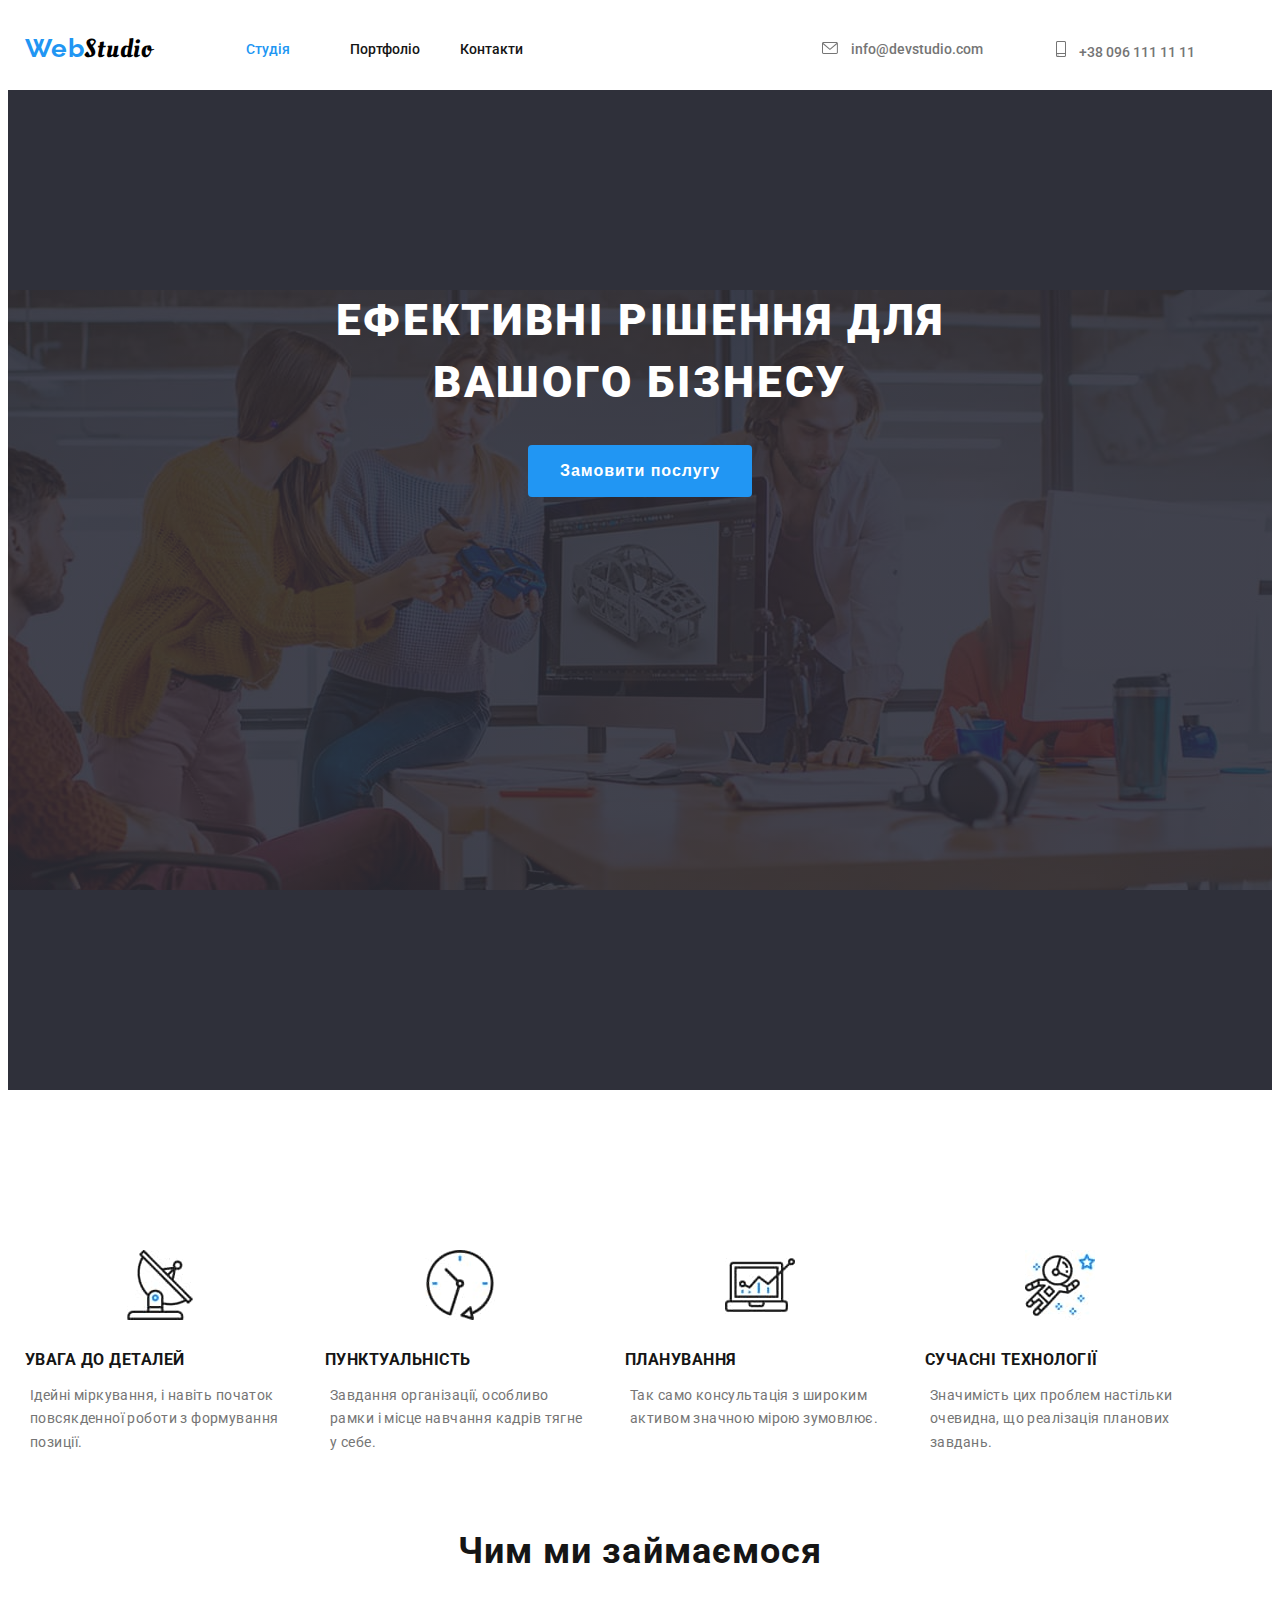
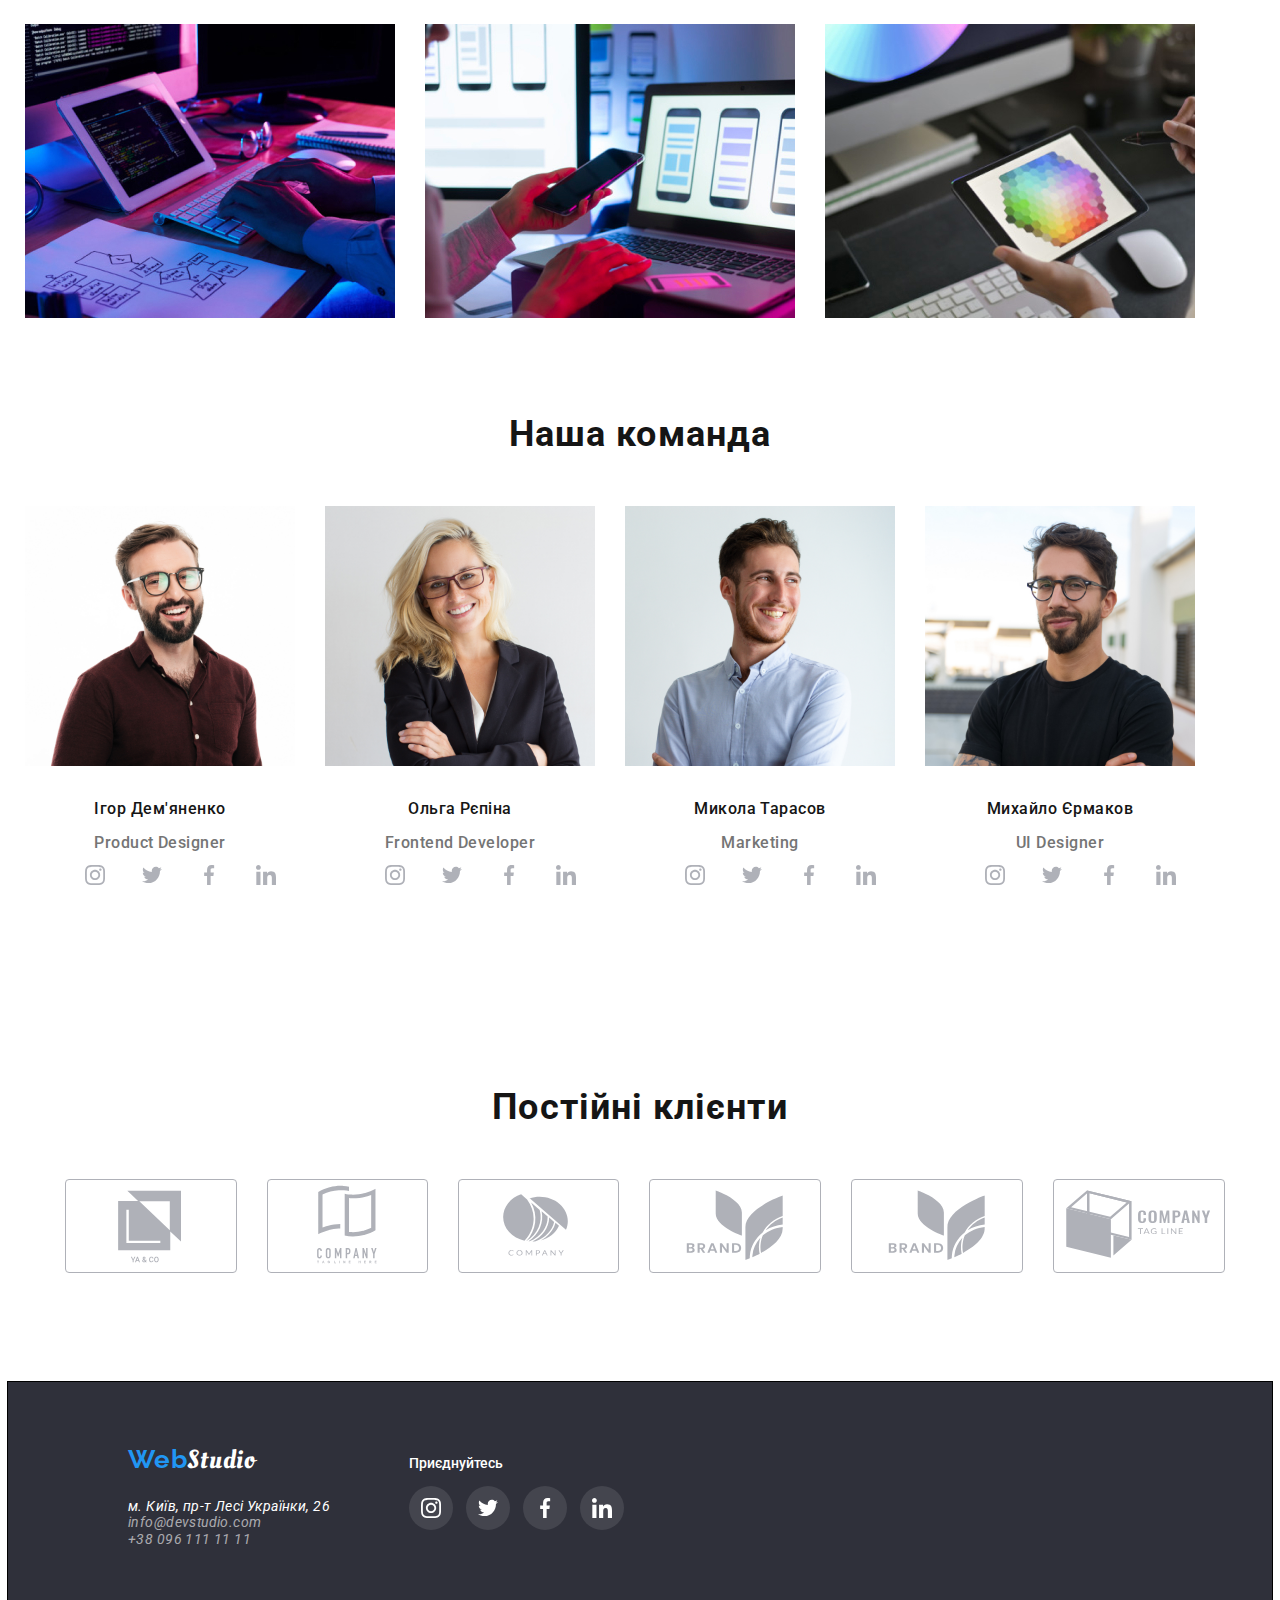
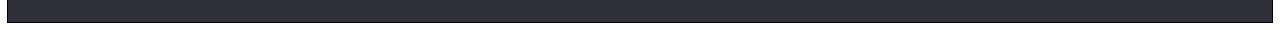
<file: index.html>
<!DOCTYPE html>
<html lang="en">
<head>
    <meta charset="UTF-8">
    <meta name="viewport" content="width=device-width, initial-scale=1.0">
    <title>WebStudio</title>
    <link rel="stylesheet" href="./css/styles.css">
</head>
<body class="page">
    <link rel="preconnect" href="https://fonts.googleapis.com">
<link rel="preconnect" href="https://fonts.gstatic.com" crossorigin>
<link rel="stylesheet" href="https://cdnjs.cloudflare.com/ajax/libs/modern-normalize/2.0.0/modern-normalize.min.css" integrity="sha512-4xo8blKMVCiXpTaLzQSLSw3KFOVPWhm/TRtuPVc4WG6kUgjH6J03IBuG7JZPkcWMxJ5huwaBpOpnwYElP/m6wg==" crossorigin="anonymous" referrerpolicy="no-referrer">
<link href="https://fonts.googleapis.com/css2?family=Oleo+Script&family=Raleway:ital,wght@1,700&family=Roboto:wght@400;500;700;900&display=swap" rel="stylesheet">     

        <header class="conteiner ">
        <div class="header-conteiner">
            <nav class="nav"> 
                <a href="./"><span class="logo-first">Web</span><span class="logo-second">Studio</span></a>
                <ul class="link-nav">
                
                    <li><a href="" class="link curent">Студія</a></li>
                    <li><a href="./portfolio.html" class="link-portfolio ">Портфоліо</a></li>
                    <li><a href="" class="link-contact">Контакти</a></li>
                    
                </ul>
    
            </nav>
               <ul class="contact-link">
    <li class="link">
        <a href="https://www.twitch.tv/"  >
            <svg class="link-svg" width="16px" height="12px">
                <use href="./images/symbol-defs.svg#icon-envelope"></use>
            </svg>
        </a>
        <a href="mailto:info@devstudio.com" class="link">info@devstudio.com</a>
    </li>
    <li class="link">
        <a href="" class="link-hei">
            <svg class="link-svg" width="10px" height="16px">
                <use href="./images/symbol-defs.svg#icon-smartphone"></use>
            </svg>
        </a>
        <a href="tel:+380961111111" class="link">+38 096 111 11 11</a>
    </li>
</ul>      
        </div>
    
    </header>
    <main>
        <!-- <div class="overlay"> -->
    <section class="hero">
        <div class="overlay">
       <h1 class="title-hero">Ефективні рішення для <br>
            вашого бізнесу</h1>
            <button class="button-hero">Замовити послугу</button>
            </div>
        


    </section>
    <section class="section ">
        <h2 class="inviz">особливості</h2>
    <ul class="fueture">
        <li class="item icon-group">
            <h3 class="subtitle">УВАГА ДО ДЕТАЛЕЙ</h3>
            <p class="information">Ідейні міркування, і навіть початок повсякденної роботи з формування позиції.</p></li>
        <li class="item icon-clock">
            <h3 class="subtitle">ПУНКТУАЛЬНІСТЬ</h3>
            <p class="information">Завдання організації, особливо рамки і місце навчання кадрів тягне у себе.</p>
        </li>
        <li class="item icon-diagram">
            <h3 class="subtitle">ПЛАНУВАННЯ</h3>
            <p class="information">Так само консультація з широким активом значною мірою зумовлює.</p>
        </li>
        <li class="item icon-cos">
            <h3 class="subtitle">СУЧАСНІ ТЕХНОЛОГІЇ</h3>
            <p class="information">Значимість цих проблем настільки очевидна, що реалізація планових завдань.</p>
        </li>
    </ul>

    </section>
    <section class="section">
        <h2 class="title">Чим ми займаємося</h2>
        <div class="work-foto">
            <img class="foto"    src="./images/box01.jpg" alt="Десктопні додатки" width="370" height="294">
            <img class="foto"   src="./images/box2.jpg" alt="Мобільні додатки" width="370" height="294">
            <img class="foto"  src="./images/box3.jpg" alt="Дизайнерські рішення" width="370" height="294">
        </div>
    </section>
    <section class="section conteiner">
        
        <h2 class="title">Наша команда</h2>
        <ul class="team">
                <li class="personal"><img src="./images/img1.jpg" alt="Ігор Дем'яненко" width="270" height="260">
                <h4 class="name">Ігор Дем'яненко</h4>
                <p class="specialty">Product Designer</p> 
                <ul>
                    <li class="team-link"> <a href="https://www.twitch.tv/inkmate0" style="height: 20px">
                <svg class="team-svg"  width="20px" height="20px" >
                    
                <use href="./images/symbol-defs.svg#icon-instagram"></use>
                </svg></a>
            </li>
        
            <!-- </a> -->
            <li class="team-link"> <a href="./index.html" style="height: 20px">
                <svg class="team-svg"  width="20px" height="20px">   
                <use href="./images/symbol-defs.svg#icon-twitter"></use>
                </svg></a>
            </li>
                <li class="team-link"> <a href="./index.html" style="height: 20px">
                <svg class="team-svg"  width="20px" height="20px">   
                <use href="./images/symbol-defs.svg#icon-facebook"></use>
                </svg> </a>
                </li>   
                <li class="team-link"> <a href="./index.html" style="height: 20px">
                <svg class="team-svg"  width="20px" height="20px">   
                <use href="./images/symbol-defs.svg#icon-linkedin"></use>
                </svg>  </a>
                </li>                 
            
        </ul>
            

            <li class="personal"><img src="./images/img2.jpg" alt="Ольга Рєпіна" width="270" height="260">    
            <h4 class="name">Ольга Рєпіна</h4>
            <p class="specialty">Frontend Developer</p> 
            <ul>
                <li class="team-link"> <a href="./index.html" style="height: 20px">
            <svg class="team-svg"  width="20px" height="20px">
            <use href="./images/symbol-defs.svg#icon-instagram"></use>
            </svg></a>
        </li>
    
        <!-- </a> -->
        <li class="team-link"> <a href="./index.html" style="height: 20px">
            <svg class="team-svg"  width="20px" height="20px">   
            <use href="./images/symbol-defs.svg#icon-twitter"></use>
            </svg></a>
        </li>
            <li class="team-link"> <a href="./index.html" style="height: 20px">
            <svg class="team-svg"  width="20px" height="20px">   
            <use href="./images/symbol-defs.svg#icon-facebook"></use>
            </svg> </a>
            </li>   
            <li class="team-link"> <a href="./index.html" style="height: 20px">
            <svg class="team-svg"  width="20px" height="20px">   
            <use href="./images/symbol-defs.svg#icon-linkedin"></use>
            </svg> </a> 
            </li>                 
        
    </ul>
            
           <li class="personal"><img src="./images/img3.jpg" alt="Микола Тарасов" width="270" height="260">
            <h4 class="name">Микола Тарасов</h4>
            <p class="specialty">Marketing</p>
            <ul>
                    <li class="team-link"> <a href="./index.html" style="height: 20px">
                <svg class="team-svg"  width="20px" height="20px">
                <use href="./images/symbol-defs.svg#icon-instagram"></use>
                </svg></a>
            </li>
        
           
            <li class="team-link"> <a href="./index.html" style="height: 20px">
                <svg class="team-svg"  width="20px" height="20px">   
                <use href="./images/symbol-defs.svg#icon-twitter"></use>
                </svg></a>
            </li>
                <li class="team-link"> <a href="./index.html" style="height: 20px">
                <svg class="team-svg"  width="20px" height="20px">   
                <use href="./images/symbol-defs.svg#icon-facebook"></use>
                </svg> </a>
                </li>   
                <li class="team-link"> <a href="./index.html" style="height: 20px">
                <svg class="team-svg"  width="20px" height="20px">   
                <use href="./images/symbol-defs.svg#icon-linkedin"></use>
                </svg>  </a>
                </li>                 
            
        </ul>
            
        
            <li class="personal"><img src="./images/img4.jpg" alt="Михайло Єрмаков" width="270" height="260">
            <h4 class="name">Михайло Єрмаков</h4>
             <p class="specialty">UI Designer</p>  
             <ul>
                <li class="team-link"> <a href="./index.html" style="height: 20px">
            <svg class="team-svg"  width="20px" height="20px">
            <use href="./images/symbol-defs.svg#icon-instagram"></use>
            </svg></a>
        </li>
    
       
        <li class="team-link"> <a href="./index.html" style="height: 20px">
            <svg class="team-svg"  width="20px" height="20px">   
            <use href="./images/symbol-defs.svg#icon-twitter"></use>
            </svg></a>
        </li>
            <li class="team-link"> <a href="./index.html" style="height: 20px"> 
            <svg class="team-svg"  width="20px" height="20px">   
            <use href="./images/symbol-defs.svg#icon-facebook"></use>
            </svg> </a>
            </li>   
            <li class="team-link"> <a href="./index.html" style="height: 20px">
            <svg class="team-svg"  width="20px" height="20px">   
            <use href="./images/symbol-defs.svg#icon-linkedin"></use>
            </svg></a>  
            </li>                 
       
    </ul>      
        

            </li>
        </ul>
    
        
    </section>

    <section class="section">
        <h3 class="title">Постійні клієнти </h3>
        <ul >
        <li class="permanent" > <a href=".//index.html" >
        <svg class="permanent-img"  width="" height="">
        <use href="./images/symbol-defs.svg#icon-Logo"></use>
       </svg></a>
                    <a href="./index.html" class="permanent-img">
                   <svg   width="" height=""> 

                        <use href="./images/symbol-defs.svg#icon-Logo-1"></use>
                        </svg></a>
                        <a href="./index.html" class="permanent-img">
                            <svg   width="" height=""> 
         
                                 <use href="./images/symbol-defs.svg#icon-Logo-2"></use>
                                 </svg></a>
                                 <a href="./index.html">
                                    <svg class="permanent-img"  width="" height=""> 
                 
                                         <use href="./images/symbol-defs.svg#icon-Logo-3"></use>
                                         </svg></a>
                                         <a href="./index.html">
                                            <svg class="permanent-img"  width="" height=""> 
                         
                                                 <use href="./images/symbol-defs.svg#icon-Logo-4"></use>
                                                 </svg></a>
                                                 <a href="./index.html">
                                                    <svg class="permanent-img"  width="" height=""> 
                                 
                                                         <use href="./images/symbol-defs.svg#icon-Logo-5"></use>
                                                         </svg></a>
                
            </li>
        </ul>
    </section>
</main>
<footer class="  footer  ">
    <div class="futerr-invayt">
    <div class="logo"><a href="./"><span class="logo-first">Web</span><span class="logo-second-footer logo-second">Studio</span></a></div>
    <address >
            <ul class="footer-ul">
            <li><a href="https://www.google.com/maps/place/" class="link-adres">м. Київ, пр-т Лесі Українки, 26</a></li>
            <li><a href="mailto:info@devstudio.com" class="link">info@devstudio.com</a></li>
            <li><a href="tel:+380961111111" class="link">+38 096 111 11 11</a></li>
        </ul>
    
    </address>
    </div>
    <div  class="container-contacts">
            <ul class="  footer-sou footer-invayt" >
                <li>
                    <h3 class="footer-title">Приєднуйтесь</h3>
                    <li class="footer-link-message"> <a href="./index.html" style="height: 20px;">
                        <svg class="footer-svg"  width="20px" height="20px">
                        <use href="./images/symbol-defs.svg#icon-instagram"></use>
                        </svg></a>
                    </li>
                
                   
                    <li class="footer-link-message"> <a href="./index.html" style="height: 20px;">
                        <svg class="footer-svg"  width="20px" height="20px">   
                        <use href="./images/symbol-defs.svg#icon-twitter"></use>
                        </svg></a>
                    </li>
                        <li class="footer-link-message"> <a href="./index.html" style="height: 20px;">
                        <svg class="footer-svg"  width="20px" height="20px">   
                        <use href="./images/symbol-defs.svg#icon-facebook"></use>
                        </svg> </a>
                        </li>   
                        <li class="footer-link-message"> <a href="./index.html" style="height: 20px ;">
                        <svg class="footer-svg"  width="20px" height="20px">   
                        <use href="./images/symbol-defs.svg#icon-linkedin"></use>
                        </svg> </a> 
                        </li>     
                
            </ul>
        </div>

</footer>
</body>
</html>
</file>
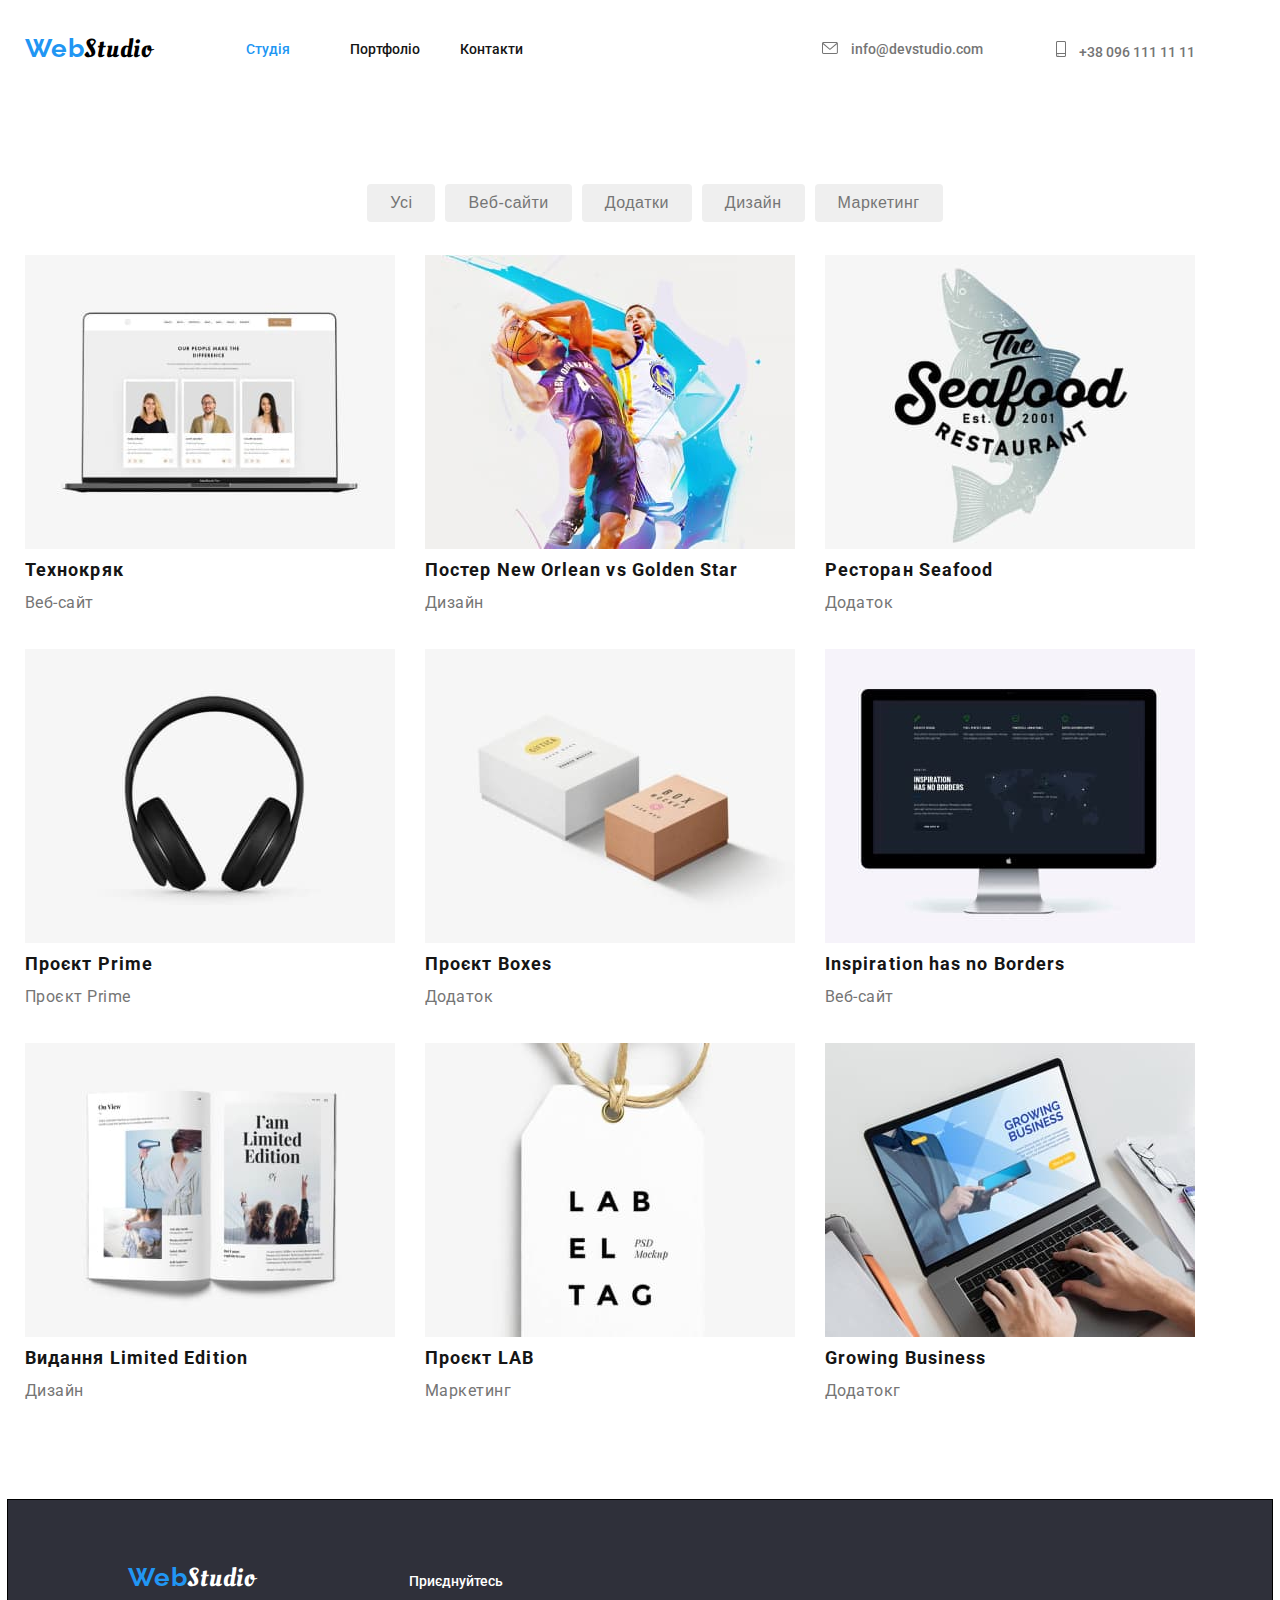
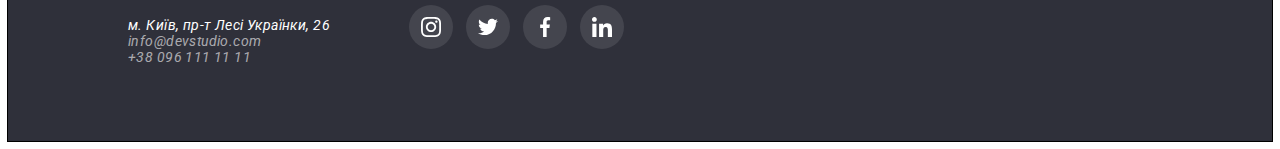
<file: portfolio.html>
<!DOCTYPE html>
<html lang="en">
<head>
    <meta charset="UTF-8">
    <meta name="viewport" content="width=device-width, initial-scale=1.0">
    <title>Portfolio</title>
    <link rel="stylesheet" href="./css/styles.css">
</head>
<body class="page">
    <link rel="preconnect" href="https://fonts.googleapis.com">
<link rel="preconnect" href="https://fonts.gstatic.com" crossorigin>
<link rel="stylesheet" href="https://cdnjs.cloudflare.com/ajax/libs/modern-normalize/2.0.0/modern-normalize.min.css" integrity="sha512-4xo8blKMVCiXpTaLzQSLSw3KFOVPWhm/TRtuPVc4WG6kUgjH6J03IBuG7JZPkcWMxJ5huwaBpOpnwYElP/m6wg==" crossorigin="anonymous" referrerpolicy="no-referrer">
<link href="https://fonts.googleapis.com/css2?family=Oleo+Script&family=Raleway:ital,wght@1,700&family=Roboto:wght@400;500;700;900&display=swap" rel="stylesheet">
<header class="conteiner ">
    <div class="header-conteiner">
        <nav class="nav"> 
            <a href="./"><span class="logo-first">Web</span><span class="logo-second">Studio</span></a>
            <ul class="link-nav">
            
                <li><a href="" class="link curent">Студія</a></li>
                <li><a href="./portfolio.html" class="link-portfolio ">Портфоліо</a></li>
                <li><a href="" class="link-contact">Контакти</a></li>
                
            </ul>

        </nav>
           <ul class="contact-link">
<li class="link">
    <a href="https://www.twitch.tv/"  >
        <svg class="link-svg" width="16px" height="12px">
            <use href="./images/symbol-defs.svg#icon-envelope"></use>
        </svg>
    </a>
    <a href="mailto:info@devstudio.com" class="link">info@devstudio.com</a>
</li>
<li class="link">
    <a href="" class="link-hei">
        <svg class="link-svg" width="10px" height="16px">
            <use href="./images/symbol-defs.svg#icon-smartphone"></use>
        </svg>
    </a>
    <a href="tel:+380961111111" class="link">+38 096 111 11 11</a>
</li>
</ul>      
    </div>

</header>
    <main>
<section>
    <div class="conteiner"><h2 class="inviz">filtter</h2>
    <ul class="butt">
        <li><button class="button">Усі</button></li>
        <li><button class="button">Веб-сайти</button></li>
        <li><button class="button">Додатки</button></li>
        <li><button class="button">Дизайн</button></li>
        <li><button class="button">Маркетинг</button></li>
        </ul>
    </div>
    
</section>

<section>
    <h2 class="inviz">project</h2>
    <ul class="foto  conteiner">        
            
                <li class="project"><a href="">
                <img src="./images/img5.jpg" alt="laptop" width="370" height="294">        
                <h4 class="title-foto">Технокряк</h4>
                <p class="text">Веб-сайт</p></a></li>
            
        
            <li class="project"><a href="">
            <img src="./images/img6.jpg" alt="basketbol" width="370" height="294">        
        <h4 class="title-foto">Постер New Orlean vs Golden Star</h4>
        <p class="text">Дизайн</p></a></li>
    
        
            <li class="project"><a href="">
            <img src="./images/img7.jpg" alt="logotip" width="370" height="294">        
        <h4 class="title-foto">Ресторан Seafood</h4>
        <p class="text">Додаток</p></a></li>
    
        
            <li class="project"> <a href="">
            <img src="./images/img8.jpg" alt="headphones" width="370" height="294">        
        <h4 class="title-foto">Проєкт Prime</h4>
        <p class="text">Проєкт Prime</p></a></li>
    
        
            <li class="project"><a href="">
            <img src="./images/img9.jpg" alt="boxs" width="370" height="294">        
        <h4 class="title-foto">Проєкт Boxes</h4>
        <p class="text">Додаток</p></a></li>
        
        
            <li class="project"> <a href="">
            <img src="./images/img10.jpg" alt="monitor" width="370" height="294">        
        <h4 class="title-foto">Inspiration has no Borders</h4>
        <p class="text">Веб-сайт</p></a></li>
    
        
            <li class="project"><a href="">
            <img src="./images/img11.jpg" alt="book" width="370" height="294">        
        <h4 class="title-foto">Видання Limited Edition</h4>
        <p class="text">Дизайн</p></a></li>
    
        
            <li class="project"><a href=""> 
                <img src="./images/img12.jpg" alt="project lab" width="370" height="294">        
            <h4 class="title-foto">Проєкт LAB</h4>
            <p class="text">Маркетинг</p></a></li>
        
        
            <li class="project"><a href=""> 
                <img src="./images/img13.jpg" alt="project lab" width="370" height="294">        
            <h4 class="title-foto">Growing Business</h4>
            <p class="text">Додатокг</p></a></li>
        
    

    </ul>
</section>
    </main>
    <footer class="  footer  ">
        <div class="futerr-invayt">
        <div class="logo"><a href="./"><span class="logo-first">Web</span><span class="logo-second-footer logo-second">Studio</span></a></div>
        <address >
                <ul class="footer-ul">
                <li><a href="https://www.google.com/maps/place/" class="link-adres">м. Київ, пр-т Лесі Українки, 26</a></li>
                <li><a href="mailto:info@devstudio.com" class="link">info@devstudio.com</a></li>
                <li><a href="tel:+380961111111" class="link">+38 096 111 11 11</a></li>
            </ul>
        
        </address>
        </div>
        <div  class="container-contacts">
                <ul class="  footer-sou footer-invayt" >
                    <li>
                        <h3 class="footer-title">Приєднуйтесь</h3>
                        <li class="footer-link-message"> <a href="./index.html" style="height: 20px;">
                            <svg class="footer-svg"  width="20px" height="20px">
                            <use href="./images/symbol-defs.svg#icon-instagram"></use>
                            </svg></a>
                        </li>
                    
                       
                        <li class="footer-link-message"> <a href="./index.html" style="height: 20px;">
                            <svg class="footer-svg"  width="20px" height="20px">   
                            <use href="./images/symbol-defs.svg#icon-twitter"></use>
                            </svg></a>
                        </li>
                            <li class="footer-link-message"> <a href="./index.html" style="height: 20px;">
                            <svg class="footer-svg"  width="20px" height="20px">   
                            <use href="./images/symbol-defs.svg#icon-facebook"></use>
                            </svg> </a>
                            </li>   
                            <li class="footer-link-message"> <a href="./index.html" style="height: 20px ;">
                            <svg class="footer-svg"  width="20px" height="20px">   
                            <use href="./images/symbol-defs.svg#icon-linkedin"></use>
                            </svg> </a> 
                            </li>     
                    
                </ul>
            </div>
    
    </footer>
    </body>
    </html>
</file>
<file: css/styles.css>
:root{
    --primery-text-color:#757575 ;
    --text-title-color:rgb(21, 21, 21);
    --link-hover-color: #2196F3 ;
    --primery-bg-color:white;
    --bg-hero-color:#2F303A;
    --font-size:14px;
}
.page{
    background-color:var(--primery-bg-color);
    color:#757575 ;
    font-family: Roboto,sans-serif;
    font-size:var(--font-size);
    font-weight: 500;
    line-height: 1.17;   

}
.inviz{
    display: none;
    margin-left: 0px;
    margin-right: 0px;
}
.conteiner{
    width: 1230px;
    padding-left: 15px;
    padding-right: 15px;
    margin-left: auto;
    margin-right: auto; 
    

}

/* header*/
.logo{
    display: block;
    padding-top: 25px;
    padding-bottom: 25px;
}
.conteiner{
    background-image: none;
}
.header-conteiner{
    display: flex;
    /* justify-content:space-between; */
    align-items: center;
}
.nav{
    display: flex;
    align-items: center;
}
.logo-first{
    padding-top: 25px;
    padding-bottom: 25px;
    color:#2196F3;  
    font-family:Raleway;
    font-size: 26px;
    font-weight: 700;
    line-height: 1.2;
    letter-spacing: 0.03em;
    text-align: left;
    
}
.logo-first:hover{
    color:var(--link-hover-color);

}

.logo-second{
    padding-top: 25px;
    padding-bottom: 25px;
    color: #000000;
    font-family: Oleo Script, sans-serif;
    font-size: 26px;
    font-weight: 400;
    line-height: 1.4;
    letter-spacing: 0.03em;
    text-align: left;
    margin-right: 93px;
}

.link-nav{
    display: flex;
    
    margin-top: 0px;
    margin-bottom: 0px;
    padding-left: 0px; 
    
}

.link-nav .link {
   display: block;
   padding-top: 33px;
    padding-bottom: 33px;
    color: var(--text-title-color);
    margin-right: 60px;
}
.link-nav .link:hover,
.link-nav .link:focus{ 
    color:var(--link-hover-color);
}
.link-nav .link.curent{
    color: var(--link-hover-color);
}
.link-nav  .link-portfolio{
    display: block;
    color: var(--text-title-color);
    margin-right: 40px;
    padding-top: 33px;
    padding-bottom: 33px;
}
.link-nav .link-portfolio:hover,
.link-nav .link-portfolio:focus{
    color: var(--link-hover-color);
}
.link-nav .link-portfolio.curent{
    color:var(--link-hover-color);
}
.link-nav .link-contact{
   display: block;
    padding-top: 33px;
    padding-bottom: 33px;
    color: var(--text-title-color);
    /* margin-right: 345px; */
}
.link-nav .link-contact:hover,
.link-nav .link-contact:focus{
    color: var(--link-hover-color);
}
.contact-link{
    
    display:flex;
    padding: 0px;
    margin-left: auto;  
    margin-top: 0px;
    margin-bottom: 0px;    
}
.link-hei{
    height: 0px;
    width: 0px;
    margin: 0px;
    bottom: 0px;
    /* background: none;
    border: none;
    outline: none; */
}
.contact-link .link {  
    color: var(--primery-text-color);
    /* background-image: url(../envelope.jpg);
    background-repeat: no-repeat; */
    margin-left: 10px;
    margin-right: 30px;
    height: 16px;
    
}
.contact-link .link:hover,
.contact-link .link:focus{
    color: var(--link-hover-color);
}
/* .contact-link .link:before{
    display: inline-block;
    content: "";
    width: 16px;
    height: 12px;
    background-size: contain;
   
   margin-right: 11px;
  
   background-repeat:no-repeat ;
   background-position: center;   
} */

.contact-link .link::before{
    display: inline-block;
    content: "";
    /* width: 16px;
    height: 12px; */
    /* background-size: contain; */
    margin: 0px;
}
.contact-link .link-svg{
    fill: #757575;
    justify-content: center;
    align-items: center;

}
.link-svg:hover,
.link-svg:focus{
   fill: #2196F3;
    
}
/* .contact-link .link:nth-child(1)::before{
    background-image: url(../images/envelope.jpg);
}
.contact-link .link:nth-child(2)::before{
    background-image: url(../images/smartphone\ \(1\).jpg);
} */

/* main */
/* section hero  */
.hero{
    background-color:var(--bg-hero-color);
    background-image: linear-gradient(to right, rgba(47, 48, 58, 0.8), rgba(47, 48, 58, 0.8)), 
    url('../images/hero.jpg');
    background-repeat: no-repeat;
    /* background-size: contain; */
    max-width: 1600px ;
    height: 600px;
    margin-right: auto;
    margin-left: auto;
    background-position: center;
    padding: 200px;
    text-align: center;
    margin-bottom: 95px;
 }
.hero .title-hero{
    margin-top: 0px;
    margin-bottom: 0px;    
    color:#FFFFFF;
    font-size: 44px;
    font-weight: 900;
    line-height: 1.4;
    letter-spacing: 0.06em;
    text-align: center;
    text-transform: uppercase;
}
.hero .button-hero{
    min-width: 216px;
    padding: 11px 32px;
    border: 0px;
    border-radius: 4px;
    margin-top: 31px;
    text-align: center;
    color:#FFFFFF;
    background-color: #2196F3;
    font-size: 16px;
    font-weight: 700;
    line-height: 1.9;
    letter-spacing: 0.06em;
}

/* section1 */
.section{
    width: 1230px;
    padding-left: 15px;
    padding-right: 15px;
    margin-left: auto;
    margin-right: auto;
}
.futerr .futerr-conteiner{
    width: 206px;
    padding-left: 15px;
    padding-right: 15px;
    margin-left: auto;
    margin-right: auto; 
    display: inline-flex;
    align-items: flex-end;
}
.fueture{
    display: flex;
    height: 250px;
   
    margin: 0px;
    padding: 0px;
    justify-content: flex-start;
    align-items: center;
    margin-bottom: 95px;
}
.fueture .item{

   min-height:100px;;
    width: 270px;
    height: 120px;
    margin-right: 30px;
    
    
}
.fueture .item::before{
   display: block;
    content: "";
    /* width: 70px; */
    height: 70px;
    margin-bottom: 30px;
    
    background-position: center;
    /* background-image: url(../Group.jpg); */
    background-repeat: no-repeat; 

}
 .icon-group::before{
    background-image: url(../images/Group\ \(1\).jpg);
    
}
.icon-clock::before{
    background-image: url(../images/clock\ 1\ \(1\).jpg);
}
.icon-diagram::before{
    background-image: url(../images/diagram\ 1\ \(1\).jpg);
    text-align: center;
}
.icon-cos::before{
    background-image: url(../images/astronaut\ 1\ \(1\).jpg);
}
/* .fueture .item:nth-child(1):before{
    background-image: url(../Group.jpg);
}
.fueture .item:nth-child(2):before{
    background-image: url(../images/img13.jpg);
} */
    
    
.fueture .item:last-child{
    margin-right: 0px;
}

.fueture  .subtitle{
    padding-right:5px; ;
    padding-right: 5px ;
    color:var(--text-title-color);
    font-weight: 700;
    letter-spacing: 0.03em;
    margin-top: 0px;
    margin-bottom: 14px;
}
.fueture .information {
    margin-left:5px; ;
    padding-right: 5px ;
    font-family: Roboto;
    font-weight: 400;
    line-height: 1.7;
    letter-spacing: 0.03em;
    margin-top: 0px;
    margin-bottom: 0px;
    }


/* section2-3 */
.section .title{
    color: var(--text-title-color);
    font-size: 36px;
    font-weight: 700;
    line-height: 1.2;
    letter-spacing: 0.03em;
    text-align: center;
    margin-top: 0px;
    margin-bottom: 50px;
}
.section .work-foto{
    padding: 0px;
    display: flex;
    margin-bottom:95px;
}
.work-foto .foto{
    margin-right: 30px;
}
.work-foto .foto:last-child{
    margin-right: 0px;
}

/* section3  */
.team{
    display: flex;
    flex-wrap:wrap;
    padding: 0px;
    margin: 0px;
    padding-bottom:  94px;
    text-align: center;
    margin-bottom: 95px;
}
.team .personal{
    width: 270px;
    margin-right: 30px;
}
.team .personal:last-child{
    margin-right:0px;;
}

.team .name{
    color: var(--text-title-color);
    font-size: 16px;
    font-weight:500;
    line-height: 1.2;
    letter-spacing: 0.03em; 
    margin-top: 30px;
    margin-bottom: 0px;
}
.team .specialty{font-family: Roboto;
    font-size: 16px;
    line-height: 1.2;
    letter-spacing: 0.03em;
    margin-top: 15px;
    margin-bottom: 0px;
}
.team-link{
    display: inline-flex;
    content: "";
    width: 44px;
    height: 44px;
    background-repeat: no-repeat;
    background-position: center;
    background-size: 20px;
    border-radius: 50px;
    margin-right: 10px;
    /* text-indent: -9999px; */
    justify-content: center;
    align-items: center;
    
    

}

.team-link:last-child{
    margin-right: 0px;
}
/* .team-link:first-child{
    margin-left: 30px;
} */

.team-link:hover,
.team-link:focus{
    color: var(--link-hover-color);
    background-color: #2196F3;
}
.team-svg{
    padding: 0px;

    
   border-radius: 0px;
    /* width: 20px;
    height: 20px; */
    /* background-repeat: no-repeat;
   position: relative;
    margin: 0px;
    padding: 0px;
    border-radius: 0px; */
    fill: #AFB1B8;
}
.team-svg :hover,
.team-svg :focus{
    fill: #FFFFFF;
}
.team-icon{
    fill: #000000;
}
/* section4 */
.permanent{
display: flex;

/* width: 170px;
height: 92px; */
padding: 32px,15px;
}
.permanent .permanent-img{
    display: flex;
    flex-direction: column; 
  justify-content: center; 
  align-items: center; 
    margin-right: 30px;
    width: 170px;
    height: 92px;
    border: 1px solid #AFB1B8;
    fill:#AFB1B8 ;
    border-radius: 4px;
    margin-bottom: 95px;
    }

 .permanent-img:hover,
 .permanent-img:focus{
    border-color: #2196F3;
    fill: #2196F3;
 }
/* footer */
.footer{ 
    display: flex;
    align-items: baseline;
    background-color: var(--bg-hero-color);
    padding-top:60px;
    padding-bottom:60px;
    outline: 1px solid black;
    
    padding-left: 120px;
    padding-right: 15px;
    margin-left: auto;
    margin-right: auto; 
    
}
.container-contacts{
    margin-right: 500px;
}
.footer .logo{
    padding: 0px;
    margin-bottom: 20px;
}
.footer .logo-first{
    color:#2196F3;
    margin-bottom: 20px;
}
.footer .logo-first:hover,
.footer .logo-first:focus{
    color:var(--link-hover-color);
    
}
.footer .logo-second-footer{
    color: #FFFFFF;
    margin-bottom: 20px;
}
.footer-ul .link-adres{
    color: white;
font-weight: 400;
letter-spacing: 0.03em;
margin-bottom:15px;
}
.footer .link-adres:hover,
.footer .link-adres:focus{
    color: var(--link-hover-color);
}
.footer .link{
    color: rgba(255, 255, 255, 0.6);
font-weight: 400;
letter-spacing: 0.03em;   
margin-top:15px ; 
}
.footer .link:hover,
.footer .link:focus{
    color: var(--link-hover-color);
}
.footer-ul{
    margin-top: 0px;
    margin-bottom: 15px;
    padding: 0px;
}
.footer-invayt{
   display: block;
    padding: 0px;
    margin: 0px;
    
}
.footer-sou{
    margin-left: 60px;
}
.footer-title{
    font-family: Roboto,sans-serif;
    font-size:var(--font-size);
    font-weight: 500;
    line-height: 1.17; 
    color: #FFFFFF;
    margin: 0px;
    margin-bottom: 15px;
}
.footer-link{
    display: inline-flex;
    content: "";
    width: 44px;
    height: 44px;
    background-repeat: no-repeat;
    background-position: center;
    background-size: 20px;
    border-radius: 50px;
    margin-right: 10px;
    /* text-indent: -9999px; */
    background-color: var(--bg-hero-color);
    
}
    .footer-link:hover,
    .footer-link:focus{
    color: var(--link-hover-color);
    background-color: #2196F3;}
.footer-svg{
    fill: #FFFFFF;
}
.footer-link-message{
    display: inline-flex;
    content: "";
    width: 44px;
    height: 44px;
    background-repeat: no-repeat;
    background-position: center;
    background-size: 20px;
    border-radius: 50px;
    margin-right: 10px;
    /* text-indent: -9999px; */
    justify-content: center;
    align-items: center;
    background-color: #FFFFFF1A;
}
.footer-link-message:hover,
.footer-link-message:focus{
    color: var(--link-hover-color);
    background-color: #2196F3;

}
/* portfolio */
.butt {
    display: flex;
    justify-content: center;
    margin-top:94px;
    margin-bottom:33px;
}
.button{ 
    
    margin-right: 10px;
    margin-bottom: 0px;
    border: 0px;
    border-radius: 4px;
    padding: 6px 23px;
    text-align: center;
    color: var(--primery-text-color);
    font-size: 16px;
    line-height: 1.6;
    letter-spacing: 0.03em;
    /* border: 2px solid black; */
}
.button:hover,
.button:focus{color: #FFFFFF;
background-color: #2196F3;
}
.foto{
    display: flex;
    flex-wrap: wrap;
    margin-top: 0px;
    margin-bottom: 0px;
    padding: 0px;  
    
}
.foto .project{
    margin-right:  30px;;
    margin-bottom:30px;
}
.foto .project:nth-child(3n){
    margin-right:0px;
}
.foto .project:nth-last-child(-n + 3){
    padding-bottom:94px;
    margin-bottom:0px;
}
.foto .title-foto{
    color: var(--text-title-color);
font-size: 18px;
font-weight: 700;
line-height: 2;
letter-spacing: 0.06em;
margin-top: 0px;
    margin-bottom: 0px;
}
.foto .text{
    color: var(--primery-text-color);
font-size: 16px;
font-weight: 400;
line-height: 1.9;
letter-spacing: 0.03em;
margin-top: 0px;
    margin-bottom: 0px;
}


a {
    text-decoration: none;
  }

ul{
    list-style: none;
}
</file>
